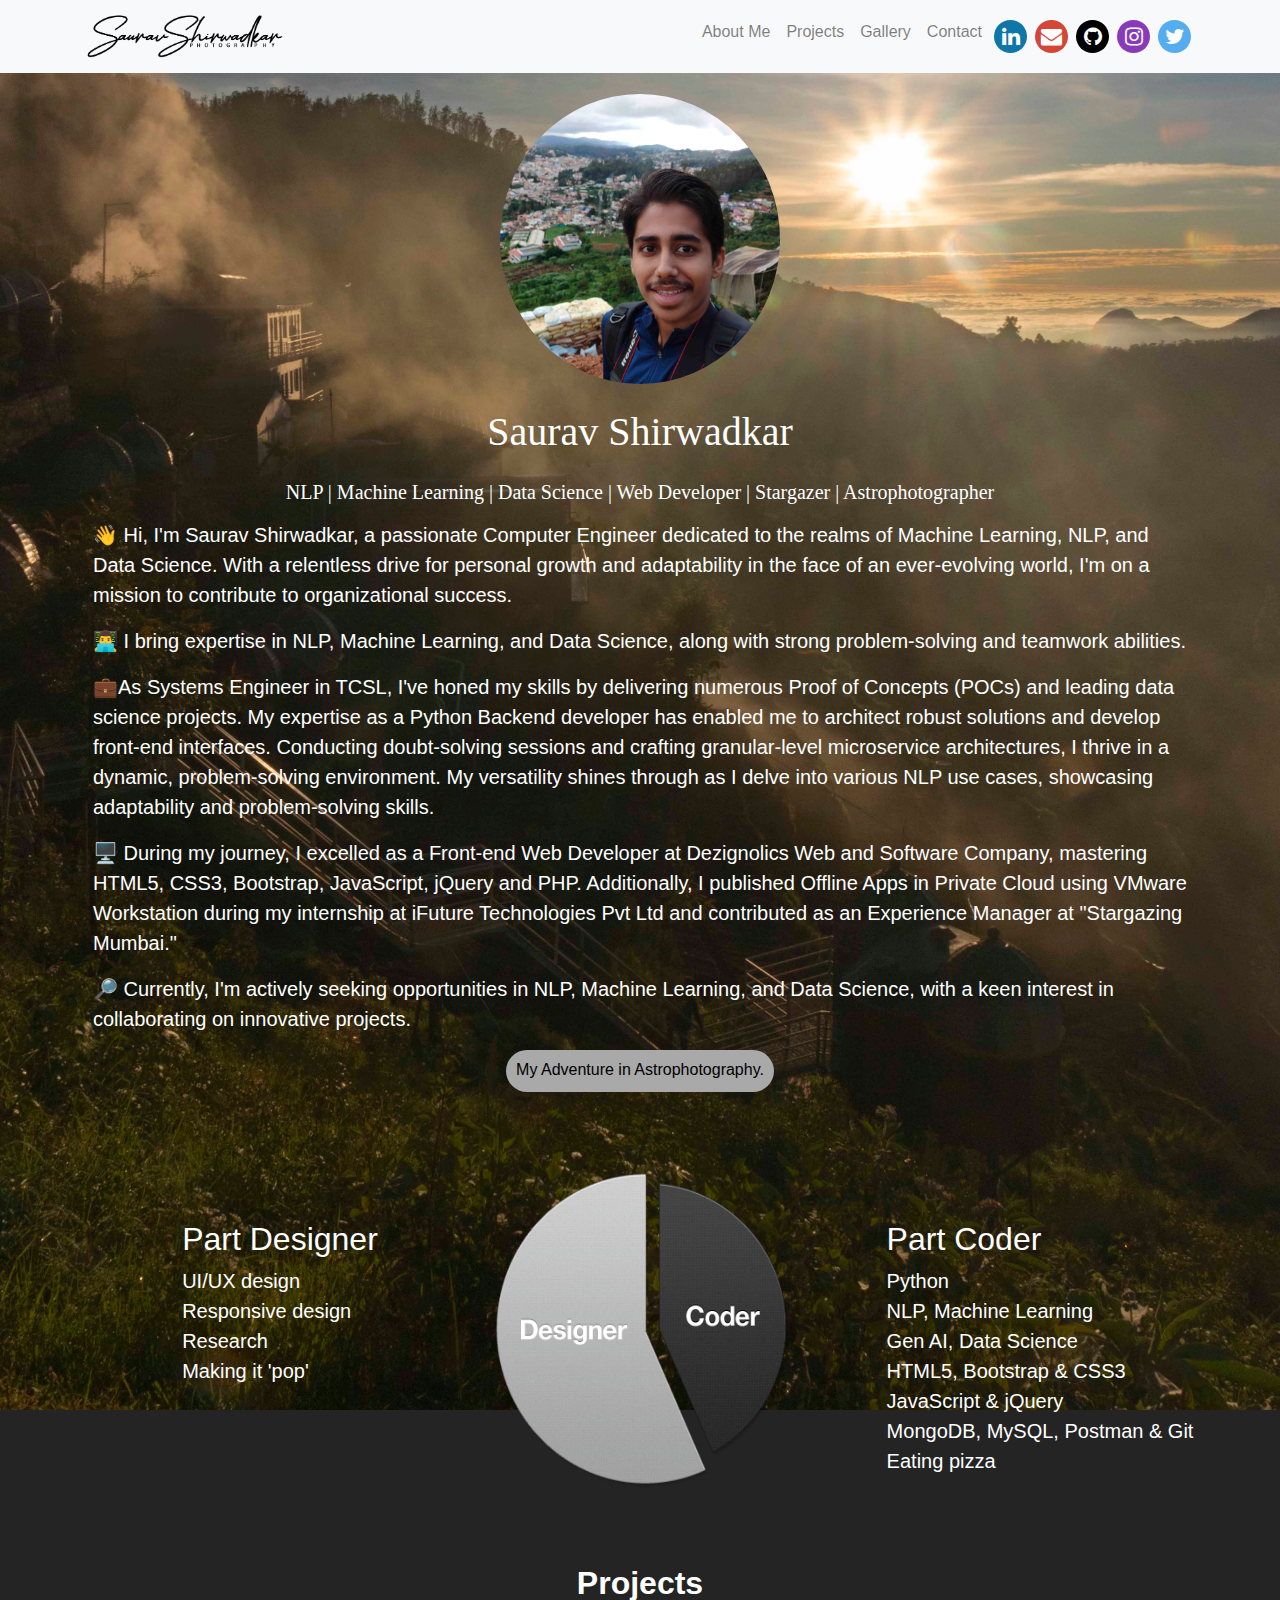
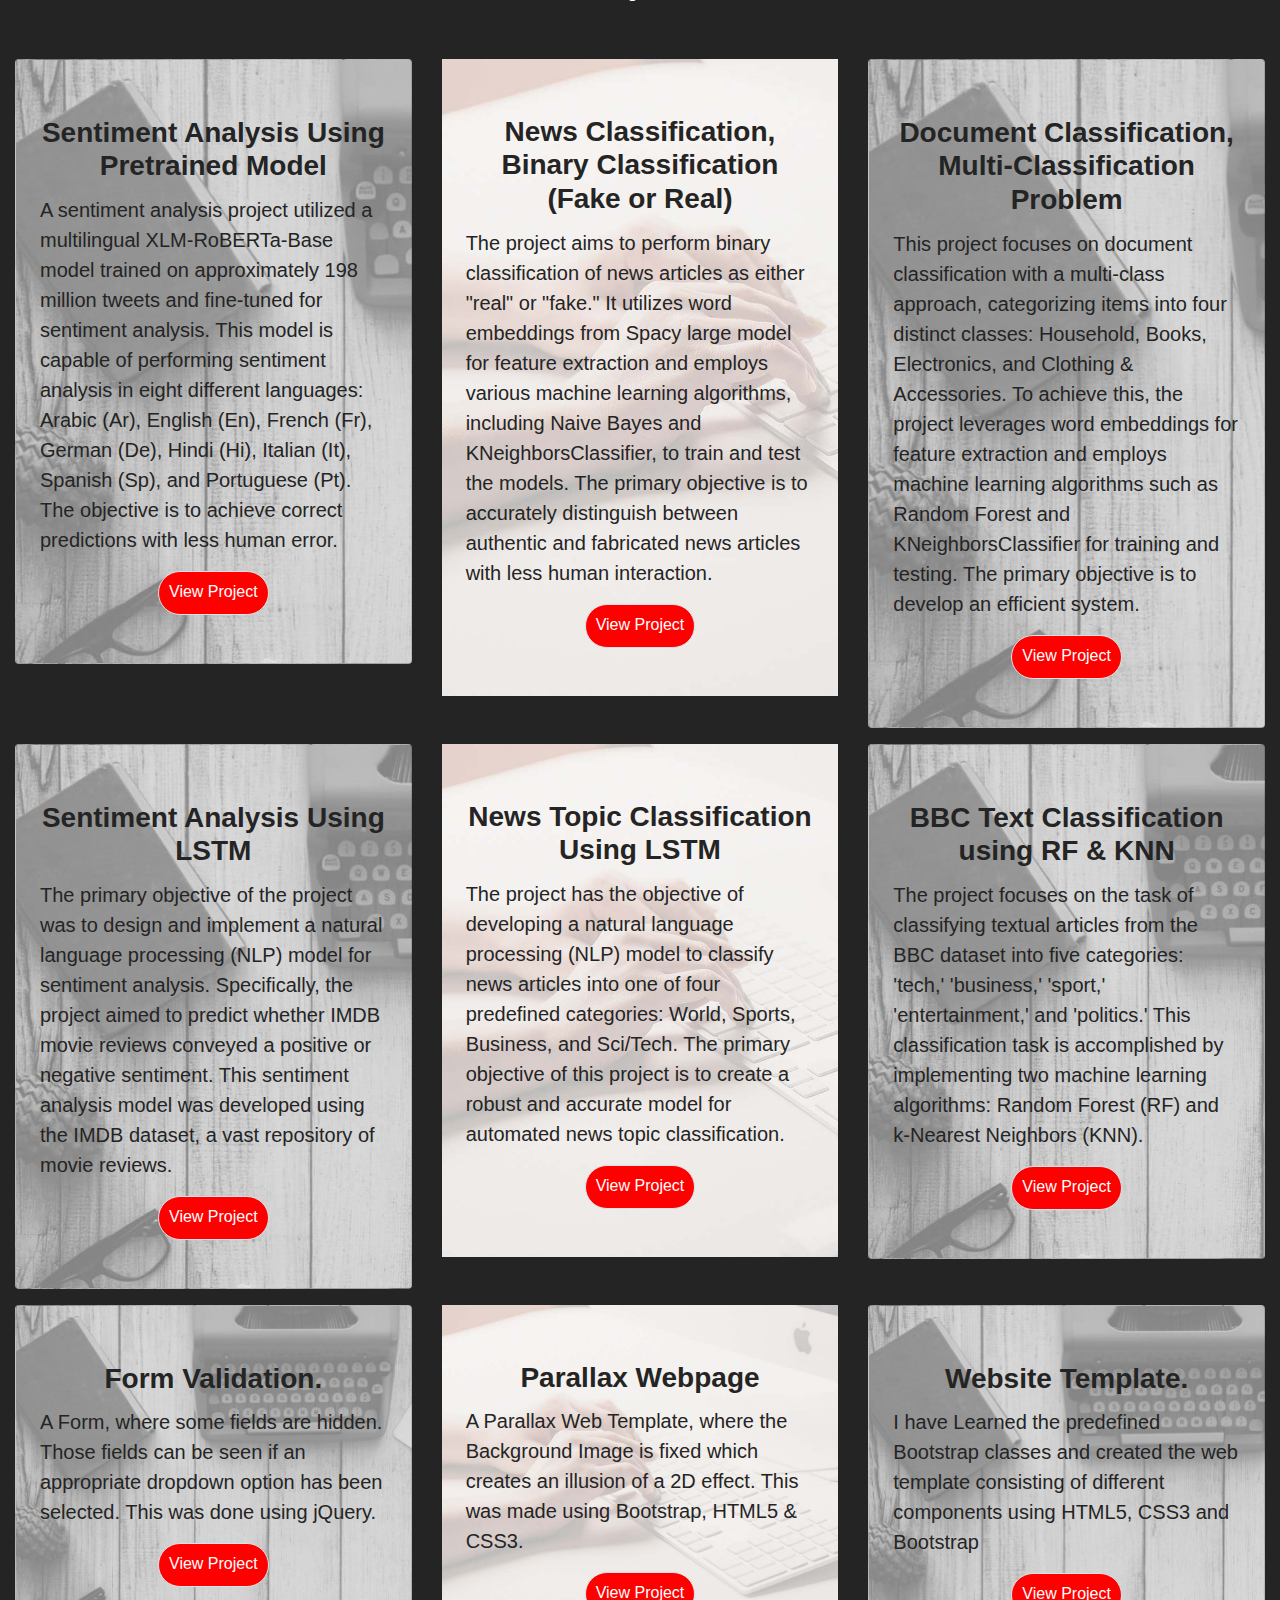
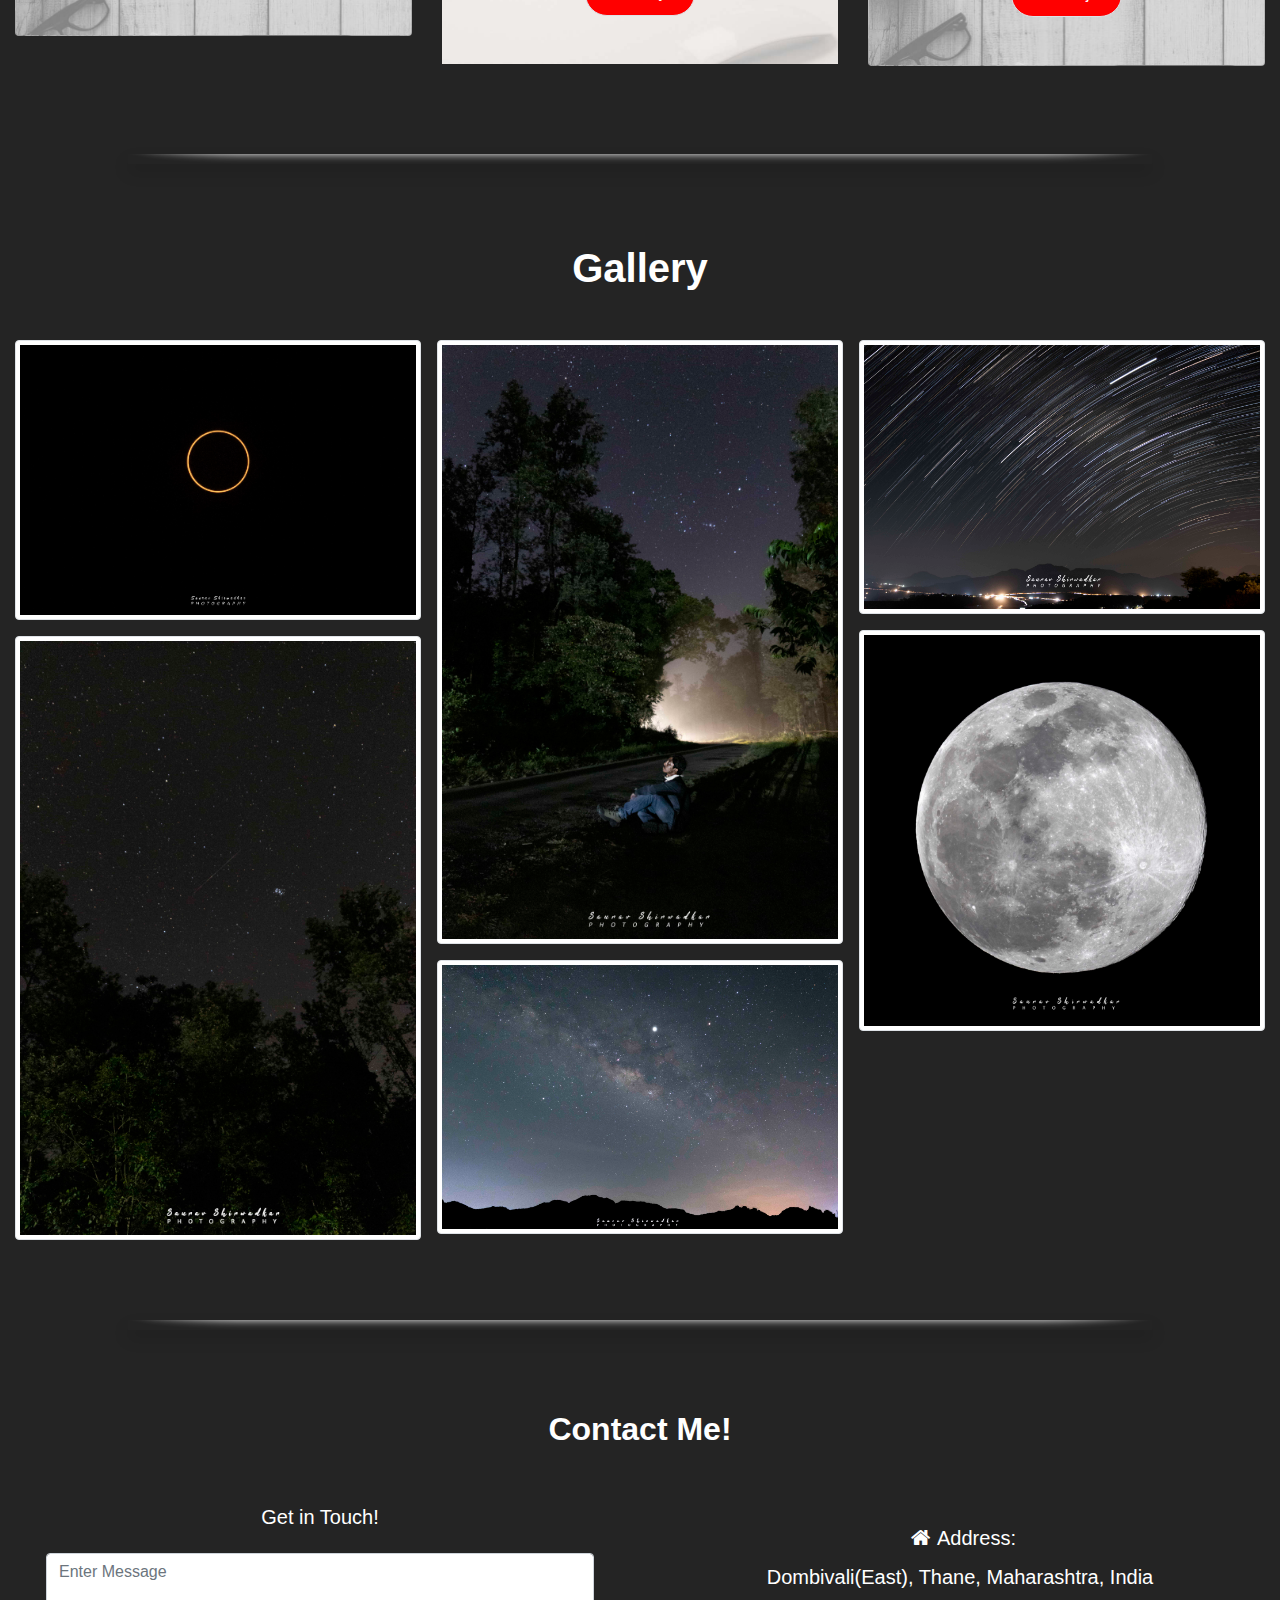
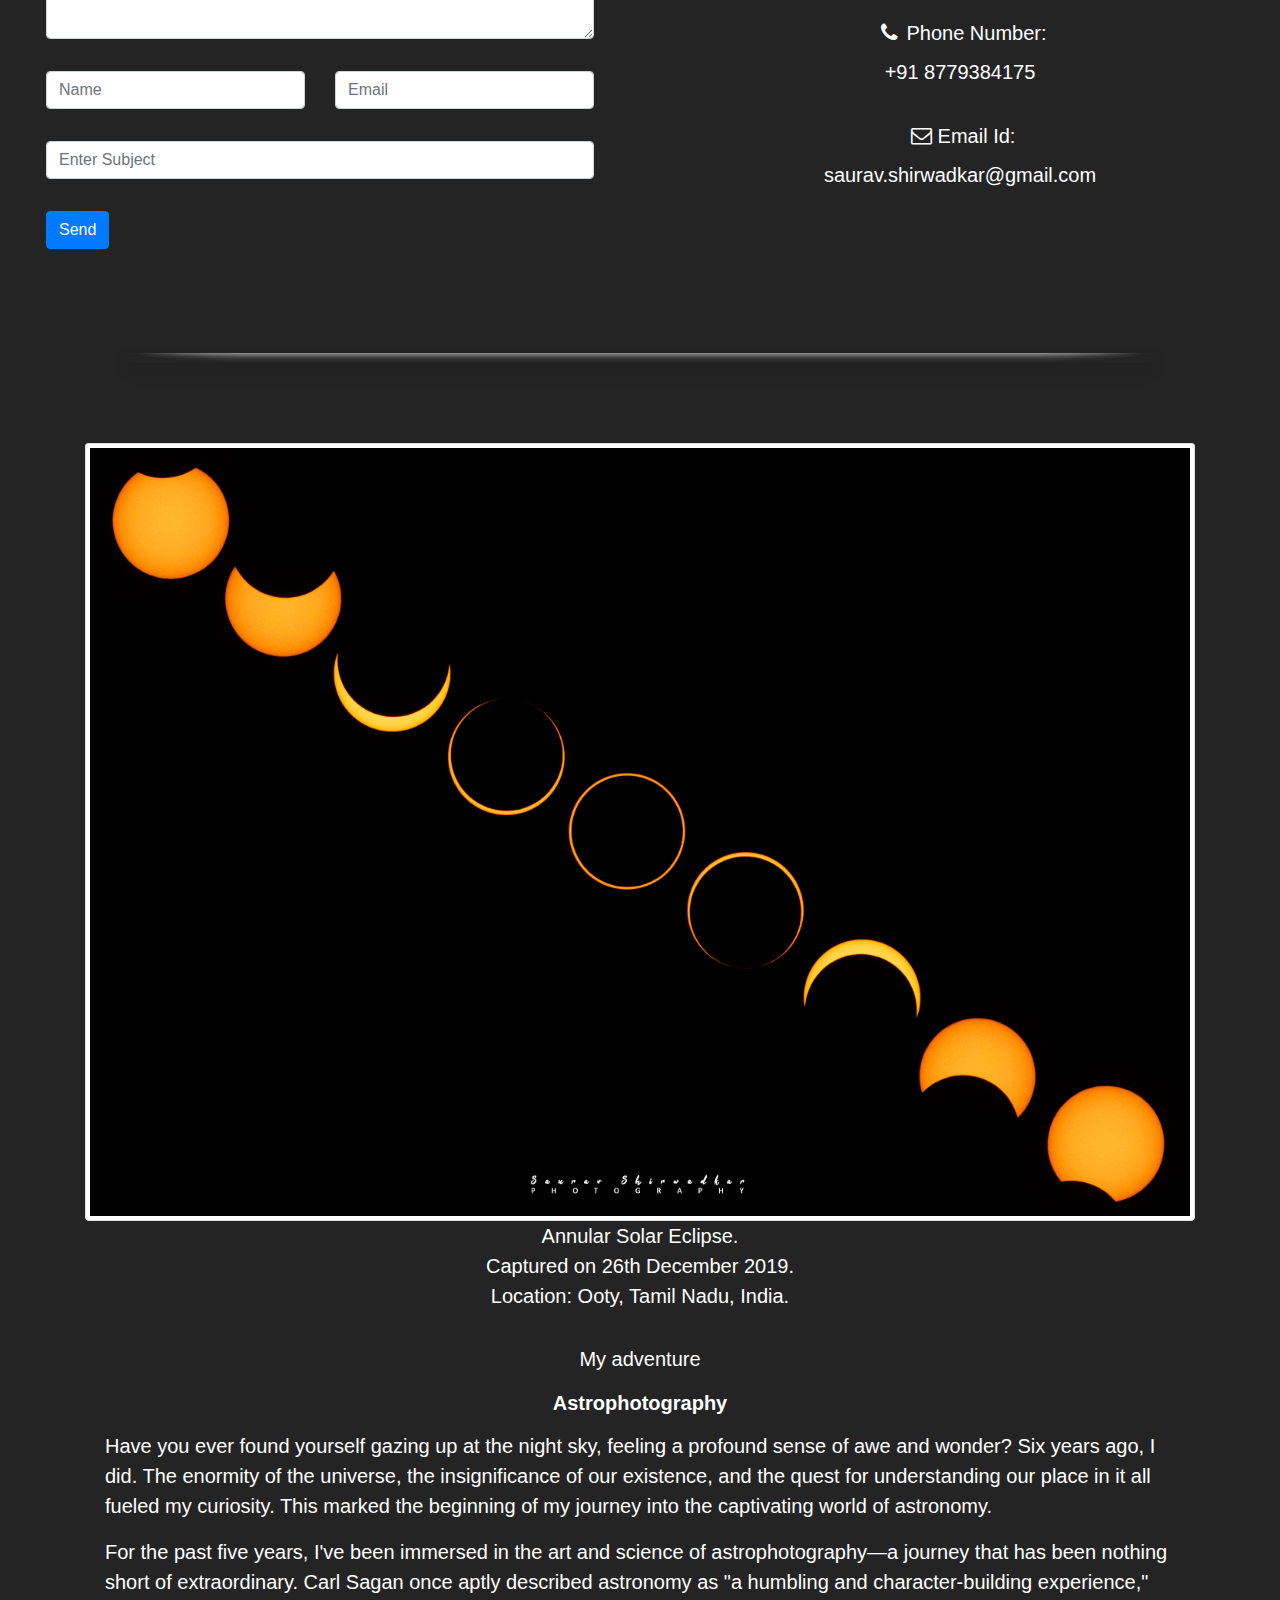
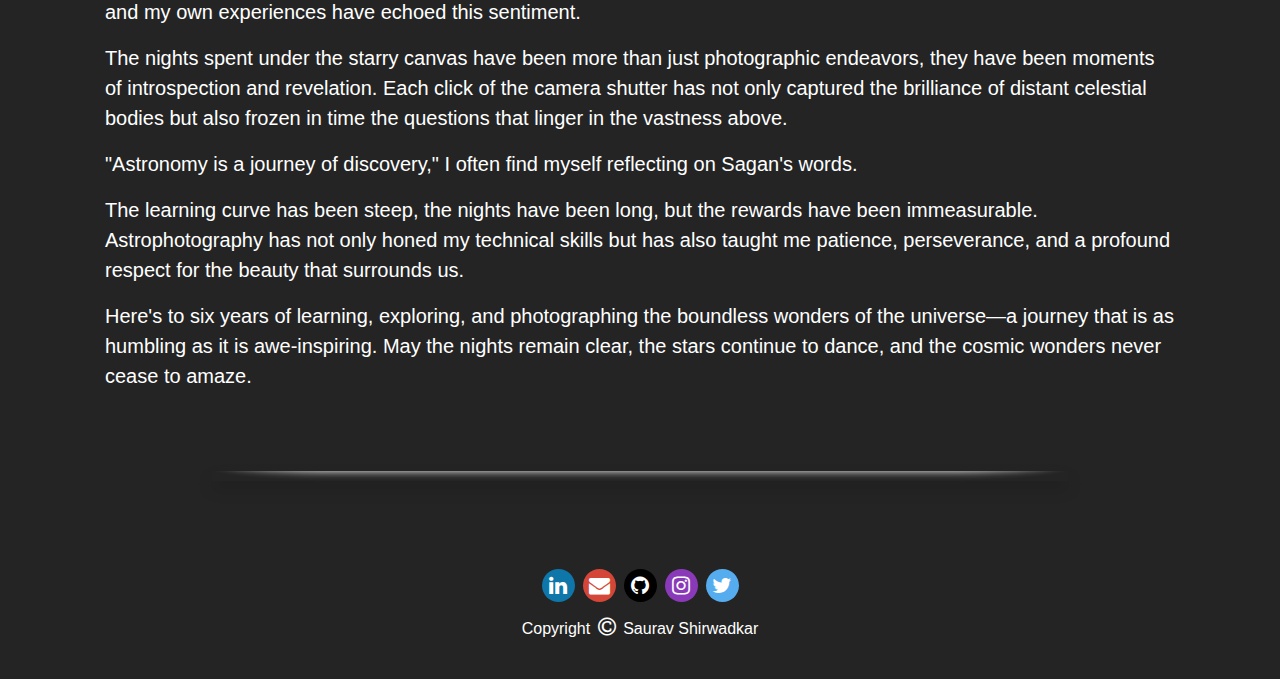
<file: index.html>
<!DOCTYPE html>
<html lang="en">
<head>
    <meta charset="UTF-8">
    <meta name="viewport" content="width=device-width, initial-scale=1.0">
    <title>Saurav Shirwadkar</title>
    
    <!--Bootstrap CSS CDN link-->
    <link rel="stylesheet" href="https://stackpath.bootstrapcdn.com/bootstrap/4.5.0/css/bootstrap.min.css">
    <link rel="stylesheet" href="https://cdnjs.cloudflare.com/ajax/libs/font-awesome/4.7.0/css/font-awesome.min.css">
    <link href='https://cdnjs.cloudflare.com/ajax/libs/font-awesome/4.0.3/css/font-awesome.css'>
    <link href="//maxcdn.bootstrapcdn.com/font-awesome/4.1.0/css/font-awesome.min.css" rel="stylesheet">
    <link rel="stylesheet" href="https://stackpath.bootstrapcdn.com/font-awesome/4.7.0/css/font-awesome.min.css">
    <link href="https://fonts.googleapis.com/icon?family=Material+Icons" rel="stylesheet"> 
    <!--My CSS file-->
    <link rel="stylesheet" type="text/css" href="css/my.css"> 
    <!--Bootstrap JS CDN link-->
    <script src="https://ajax.googleapis.com/ajax/libs/jquery/3.5.1/jquery.min.js"></script>
    <script src="https://stackpath.bootstrapcdn.com/bootstrap/4.5.0/js/bootstrap.min.js"></script>
    <script src="https://stackpath.bootstrapcdn.com/bootstrap/4.5.0/js/bootstrap.bundle.min.js"></script> 
    
  
   
</head>
<body>

        <!--Navigate to About me-->
         <div id="aboutme"></div>
         <!--Navigation-->
        
         <nav class="navbar fixed-top navbar-light navbar-expand-lg navbar-template bg-light">
           <div class="container">
            <a class="navbar-brand" href="index.html"><img class="resp_logo" src="assests/logo/web-logo.png" class="img-fluid" width="200" ></a>
            <div class="d-flex flex-row order-2 order-lg-3">
                
                <button class="navbar-toggler" type="button" data-toggle="collapse" data-target="#navbarNavDropdown">
                    <span class="navbar-toggler-icon"></span>
                </button>
            </div>
            <div class="collapse navbar-collapse order-3 order-lg-2" id="navbarNavDropdown">
                <ul class="navbar-nav ml-auto">
                    <li class="nav-item"><a class="nav-link main " href="#">About Me</a></li>
                    <li class="nav-item"><a class="nav-link main" href="#projects">Projects</a></li>
                    <li class="nav-item"><a class="nav-link main" href="#gallery">Gallery</a></li>
                    <li class="nav-item"><a class="nav-link main" href="#contact">Contact</a></li>
                    <ul class="navbar-nav flex-row">
                      <li class="nav-item"><a class="nav-link px-1" href="https://www.linkedin.com/in/saurav-shirwadkar-81a5141a6" target="_blank"><span class="fa fa-linkedin"></span></a></li>
                      <li class="nav-item"><a class="nav-link px-1" href="mailto: saurav.shirwadkar@gmail.com" target="_blank"><span class="fa fa-envelope" ></span></a></li>
                      <li class="nav-item"><a class="nav-link px-1" href="https://github.com/sauravshirwadkar" target="_blank"><span class="fa fa-github" ></span></a></li>
                      <li class="nav-item"><a class="nav-link px-1" href="https://www.instagram.com/saurav_shirwadkar_photography/" target="_blank"><span class="fa fa-instagram" ></span></a></li> 
                      <li class="nav-item"><a class="nav-link px-1" href="https://twitter.com/SauravShirwadk2?s=08" target="_blank"><span class="fa fa-twitter"></span></a></li>
                    </ul>
                </ul>
            </div>
           </div>
          </nav>

        
    
     <!--Intro Section-->
     <div class="parallax1">
        <div class="container-fluid ">
          <div class="container">
                   <br>
                    <div class="col-lg-12 " style="margin-top: 70px;">
                      <img class="rounded-circle img-fluid mx-auto d-block align-middle resp_img img-dimensions" src="assests/images/profile2.jpg" alt="Profile" >
                    </div>
                   

                    <div class="col-lg-12 p-lg-2 mt-lg-2 text-center text-white">
                      <h1 class="text-center p-lg-2 resp_heading" style="font-family: roboto; ">Saurav Shirwadkar</h1>
                      <!-- <h5 class="text-center p-lg-2 intro-text " style="font-family: roboto; ">Web Developer | Stargazer | Astrophotographer | Amateur Astronomer.</h5> -->
                      <h5 class="text-center p-lg-2 intro-text " style="font-family: roboto; ">NLP | Machine Learning | Data Science | Web Developer | Stargazer | Astrophotographer</h5> 
                      <!-- <p class="lead text-justify resp_text">Hello. I'm <strong>Saurav Shirwadkar</strong>, I have completed my bachelor's in <strong>Computer Engineering</strong>
                         from <strong>Mumbai University</strong> in India. Currently I'm working in <strong>TCS</strong> as a <strong>Systems Engineer</strong>. I enjoy turning complex
                         problems into <strong>simple, beautiful and intuitive designs</strong>. I love to develop <strong>UI/UX Designs</strong> with a 
                         passion for <strong>designing beautiful and functional user experiences</strong>.</p>

                      <p class="lead text-justify resp_text">I constantly try to keep myself updated regarding the knowledge I require to work in this 
                         field. The Skills I have working hands are <strong>Python, HTML5, CSS3, Bootstrap, Javascript and Jquery</strong>. Looking 
                         forward to work and getting hands-on Experience on new technologies like <strong>Java, Spring or any other Language</strong>. The domains in which I have worked are <strong>AI-Automation, Web Development</strong> and <strong>Machine Learning.</strong> When I'm not coding, 
                         tweeting or pushing pixels, you'll find me doing <strong>Stargazing, Astrophotography, Cooking or Listening to Music</strong>.</p>   
                          -->

                        <p class="lead text-left resp_text">👋 Hi, I'm Saurav Shirwadkar, a passionate Computer Engineer dedicated to the realms of Machine Learning, NLP, and Data Science. With a relentless drive for personal growth and adaptability in the face of an ever-evolving world, I'm on a mission to contribute to organizational success.</p>
                        <p class="lead text-left resp_text">👨‍💻 I bring expertise in NLP, Machine Learning, and Data Science, along with strong problem-solving and teamwork abilities.</p>
                        <p class="lead text-left resp_text">💼As Systems Engineer in TCSL, I've honed my skills by delivering numerous Proof of Concepts (POCs) and leading data science projects. My expertise as a Python Backend developer has enabled me to architect robust solutions and develop front-end interfaces. Conducting doubt-solving sessions and crafting granular-level microservice architectures, I thrive in a dynamic, problem-solving environment. My versatility shines through as I delve into various NLP use cases, showcasing adaptability and problem-solving skills.</p>   
                        <p class="lead text-left resp_text">🖥️ During my journey, I excelled as a Front-end Web Developer at Dezignolics Web and Software Company, mastering HTML5, CSS3, Bootstrap, JavaScript, jQuery and PHP. Additionally, I published Offline Apps in Private Cloud using VMware Workstation during my internship at iFuture Technologies Pvt Ltd and contributed as an Experience Manager at "Stargazing Mumbai."</p>  
                        <p class="lead text-left resp_text">🔎 Currently, I'm actively seeking opportunities in NLP, Machine Learning, and Data Science, with a keen interest in collaborating on innovative projects.</p>
                      <a type="button" class="btn pt-2 rounded-pill adventure resp_text" href="#adventure">My Adventure in Astrophotography.</a>
                      <br> <br>
                    </div>
                  
          </div>
        </div> 
    
     

      <!--Coder and designer-->
      
      <div class="mt-lg-5">
        <div class="container">
         <div class="row ">

              <div class="col-lg-4 d-flex justify-content-center">
                <div class="mt-5">
                
                  <ul class="justify-text lead resp_text" style="list-style-type:none;">
                  <h2 class="text-gray ">Part Designer</h2>
                    <b><li>UI/UX design</li>
                    <li>Responsive design</li>
                    <li>Research</li>
                    <li>Making it 'pop'</li></b>  
                  </ul>
                </div>
              </div>

              <div class="col-lg-4 d-flex justify-content-center">
                  <img class="img-fluid resp_img_coder_img" src="assests/images/pie-chart.png">
              </div>

              <div class="col-lg-4 d-flex justify-content-center">
              <div class="mt-5">
                
                  <ul class="justify-text lead resp_text" style="list-style-type:none;">
                  <h2 class="text-gray ">Part Coder</h2>
                    <b><li>Python</li>
                    <li>NLP, Machine Learning</li>
                    <!-- <li>Machine Learning</li> -->
                    <li>Gen AI, Data Science</li>
                    <li>HTML5, Bootstrap & CSS3</li>
                    <li>JavaScript & jQuery</li>
                    <li>MongoDB, MySQL, Postman & Git</li>
                    <li>Eating pizza</li></b>
                  </ul>
              </div>
              </div>

            </div>
        </div>  
      </div>
      <!--Sroll to Projects-->
      <div id="projects"></div>
      <br>
    </div>

        
      
        <!--Projects-->
        <div class="container-fluid" >
                           <h2 class="text-center m-5 resp_heading"><b><b>Projects</b></b></h2>
        </div>
        

        
        <!-- Projects 1st Row -->
        <div class="container-fluid justify-content-around">

          <div class="row">
             
              <!-- Card -->
              <div class="col-lg-4 pb-2 pt-2">
                  <div class="card card-image "
                    style="background-image: url(assests/images/background.jpg); background-size: cover;">

                    <!-- Content -->
                    <div class="text-white text-center d-flex align-items-center rgba-black-strong py-5 px-4 ">
                      <div style="color: #242424;">
                        <h3 class="card-title pt-2 resp_heading"><strong>Sentiment Analysis Using Pretrained Model</strong></h3>
                        <p class="lead text-left text-shadow resp_text" style="color: #242424;"><strong>A sentiment analysis project utilized a multilingual XLM-RoBERTa-Base model trained on approximately 198 million tweets and fine-tuned for sentiment analysis. This model is capable of performing sentiment analysis in eight different languages: Arabic (Ar), English (En), French (Fr), German (De), Hindi (Hi), Italian (It), Spanish (Sp), and Portuguese (Pt). The objective is to achieve correct predictions with less human error.</strong></p>
                          <a type="button" href="https://github.com/sauravshirwadkar/Sentiment_Analysis_using_pretrained_model/blob/main/XLM-roBERTa_Sentiment_Analysis.ipynb"  class="btn border project pt-2 rounded-pill" target="_blank">View Project</a>
                      </div>
                    </div>

                  </div>
              </div>

               <!-- Card -->
               <div class="col-lg-4 pb-2 pt-2">
                <div class=""
                  style="background-image: url(assests/images/background-2.jpg); background-size: cover;">

                  <!-- Content -->
                  <div class="text-white text-center d-flex align-items-center rgba-black-strong py-5 px-4 ">
                    <div style="color: #242424;">
                      <h3 class="card-title pt-2 resp_heading"><strong>News Classification, Binary Classification (Fake or Real)</strong></h3>
                      <p class="lead text-left resp_text"  style="color: #242424;"><strong>The project aims to perform binary classification of news articles as either "real" or "fake." It utilizes word embeddings from Spacy large model for feature extraction and employs various machine learning algorithms, including Naive Bayes and KNeighborsClassifier, to train and test the models. The primary objective is to accurately distinguish between authentic and fabricated news articles with less human interaction.</strong></p>
                        <a type="button" href="https://github.com/sauravshirwadkar/News_classification/blob/master/News_Classification.ipynb"  class="btn border project pt-2 rounded-pill" target="_blank">View Project</a>
                    </div>
                  </div>

                </div>
            </div>



                  <!-- Card -->
                  <div class="col-lg-4 pb-2 pt-2" >
                  <div class="card card-image"
                    style="background-image: url(assests/images/background.jpg); background-size: cover;">

                    <!-- Content -->
                    <div class="text-white text-center d-flex align-items-center rgba-black-strong py-5 px-4 ">
                      <div style="color: #242424;">
                        <h3 class="card-title pt-2 resp_heading"><strong>Document Classification, Multi-Classification Problem</strong></h3>
                        <p class="lead text-left resp_text"><strong>This project focuses on document classification with a multi-class approach, categorizing items into four distinct classes: Household, Books, Electronics, and Clothing & Accessories. To achieve this, the project leverages word embeddings for feature extraction and employs machine learning algorithms such as Random Forest and KNeighborsClassifier for training and testing. The primary objective is to develop an efficient system.</strong></p>
                          <a type="button" href="https://github.com/sauravshirwadkar/MultiTextClassification_Spacy/blob/master/Multiclass_TextClassification_using_spacy.ipynb"  class="btn border project pt-2 rounded-pill" target="_blank">View Project</a>
                      </div>
                    </div>

                  </div>
              </div>


          </div>
        </div>

        <!-- Projects 2nd Row -->
        <div class="container-fluid justify-content-around">

          <div class="row">
            
              <!-- Card -->
              <div class="col-lg-4 pb-2 pt-2">
                  <div class="card card-image "
                    style="background-image: url(assests/images/background.jpg); background-size: cover;">

                    <!-- Content -->
                    <div class="text-white text-center d-flex align-items-center rgba-black-strong py-5 px-4 ">
                      <div style="color: #242424;">
                        <h3 class="card-title pt-2 resp_heading"><strong>Sentiment Analysis Using LSTM</strong></h3>
                        <p class="lead text-left text-shadow resp_text" style="color: #242424;"><strong>The primary objective of the project was to design and implement a natural language processing (NLP) model for sentiment analysis. Specifically, the project aimed to predict whether IMDB movie reviews conveyed a positive or negative sentiment. This sentiment analysis model was developed using the IMDB dataset, a vast repository of movie reviews.</strong></p>
                          <a type="button" href="https://github.com/sauravshirwadkar/Sentiment_Analysis_using_LSTM/blob/master/IMDB_Sentiment_Analysis_LSTM.ipynb"  class="btn border project pt-2 rounded-pill" target="_blank">View Project</a>
                      </div>
                    </div>

                  </div>
              </div>

              <!-- Card -->
              <div class="col-lg-4 pb-2 pt-2">
                <div class=""
                  style="background-image: url(assests/images/background-2.jpg); background-size: cover;">

                  <!-- Content -->
                  <div class="text-white text-center d-flex align-items-center rgba-black-strong py-5 px-4 ">
                    <div style="color: #242424;">
                      <h3 class="card-title pt-2 resp_heading"><strong>News Topic Classification Using LSTM</strong></h3>
                      <p class="lead text-left resp_text"  style="color: #242424;"><strong>The project has the objective of developing a natural language processing (NLP) model to classify news articles into one of four predefined categories: World, Sports, Business, and Sci/Tech. The primary objective of this project is to create a robust and accurate model for automated news topic classification. </strong></p>
                        <a type="button" href="https://github.com/sauravshirwadkar/New_topic_classification_LSTM/blob/master/News_topic_classification_using_LSTM.ipynb"  class="btn border project pt-2 rounded-pill" target="_blank">View Project</a>
                    </div>
                  </div>

                </div>
            </div>



                  <!-- Card -->
                  <div class="col-lg-4 pb-2 pt-2" >
                  <div class="card card-image"
                    style="background-image: url(assests/images/background.jpg); background-size: cover;">

                    <!-- Content -->
                    <div class="text-white text-center d-flex align-items-center rgba-black-strong py-5 px-4 ">
                      <div style="color: #242424;">
                        <h3 class="card-title pt-2 resp_heading"><strong>BBC Text Classification using RF & KNN</strong></h3>
                        <p class="lead text-left resp_text"><strong>The project focuses on the task of classifying textual articles from the BBC dataset into five categories: 'tech,' 'business,' 'sport,' 'entertainment,' and 'politics.' This classification task is accomplished by implementing two machine learning algorithms: Random Forest (RF) and k-Nearest Neighbors (KNN).</strong></p>
                          <a type="button" href="https://github.com/sauravshirwadkar/BBC_Text_Classification/blob/master/BBC_text_classification_RF%2CKNN.ipynb"  class="btn border project pt-2 rounded-pill" target="_blank">View Project</a>
                      </div>
                    </div>

                  </div>
              </div>


          </div>
        </div>

        <!-- Projects 3rd Row -->
        <div class="container-fluid justify-content-around">

          <div class="row">
             
              <!-- Card -->
              <div class="col-lg-4 pb-2 pt-2">
                  <div class="card card-image "
                    style="background-image: url(assests/images/background.jpg); background-size: cover;">

                    <!-- Content -->
                    <div class="text-white text-center d-flex align-items-center rgba-black-strong py-5 px-4 ">
                      <div style="color: #242424;">
                        <h3 class="card-title pt-2 resp_heading"><strong>Form Validation.</strong></h3>
                        <p class="lead text-left resp_text" style="color: #242424;"><strong>A Form, where some fields are hidden. Those fields can be seen if an appropriate dropdown option has been selected. This was done using jQuery.</strong></p>
                          <a type="button" href="projects/form-validation/form-validation.html"  class="btn border project pt-2 rounded-pill">View Project</a>
                      </div>
                    </div>

                  </div>
              </div>

               <!-- Card -->
               <div class="col-lg-4 pb-2 pt-2">
                <div class=""
                  style="background-image: url(assests/images/background-2.jpg); background-size: cover;">

                  <!-- Content -->
                  <div class="text-white text-center d-flex align-items-center rgba-black-strong py-5 px-4 ">
                    <div style="color: #242424;">
                      <h3 class="card-title pt-2 resp_heading"><strong>Parallax Webpage</strong></h3>
                      <p class="lead text-left resp_text"  style="color: #242424;"><strong>A Parallax Web Template, where the Background Image is fixed which creates an illusion of a 2D effect. This was made using Bootstrap, HTML5 & CSS3.</strong></p>
                        <a type="button" href="projects/parallax-webpage/parallax-webpage.html"  class="btn border project pt-2 rounded-pill">View Project</a>
                    </div>
                  </div>

                </div>
            </div>



                  <!-- Card -->
                  <div class="col-lg-4 pb-2 pt-2" >
                  <div class="card card-image"
                    style="background-image: url(assests/images/background.jpg); background-size: cover;">

                    <!-- Content -->
                    <div class="text-white text-center d-flex align-items-center rgba-black-strong py-5 px-4 ">
                      <div style="color: #242424;">
                        <h3 class="card-title pt-2 resp_heading"><strong>Website Template.</strong></h3>
                        <p class="lead text-left resp_text"><strong>I have Learned the predefined Bootstrap classes and created the web template consisting of different components using HTML5, CSS3 and Bootstrap</strong></p>
                          <a type="button" href="https://sauravshirwadkar.github.io/Sauravshirwadkarinternship/"  class="btn border project pt-2 rounded-pill">View Project</a>
                      </div>
                    </div>

                  </div>
              </div>


          </div>
        </div>

        <!--Scroll to Gallery-->
        <div id="gallery"></div>  
        <!--Horizontal Divider-->
        <div class="h-divider">
          <div class="shadow"></div>
        </div>

        <!--Gallery-->

            
      <div class="container-fluid" >
              <h1 class="text-center m-5 resp_heading"><b>Gallery</b></h1>
      </div>

                    

                    <!-- Grid row -->
      <div class="gallery container-fluid" id="gallery">

                        <!-- Grid column -->
                        <div class="mb-3 pics animation all 2 ">
                        <img id="img1" class="img-fluid animated img-thumbnail myImage" src="assests/images/eclipse-single-ooty-gallery-1.jpg" alt="Solar Eclipse" draggable="false">
                        </div>
                        <!-- Grid column -->

                        <!-- Grid column -->
                        <div class="mb-3 pics animation all 1">
                        <img id="img2" class="img-fluid animated img-thumbnail" src="assests/images/coorg-meteor-astro-gallery-2.jpg" alt="Meteor" draggable="false">
                        </div>
                        <!-- Grid column -->

                        <!-- Grid column -->
                        <div class="mb-3 pics animation all 1">
                        <img id="img3" class="img-fluid animated img-thumbnail" src="assests/images/coorg-astro-self-gallery-3.jpg" alt="Under the stars" draggable="false">
                        </div>
                        <!-- Grid column -->

                        <!-- Grid column -->
                        <div class="mb-3 pics animation all 2">
                        <img id="img4" class="img-fluid animated img-thumbnail" src="assests/images/milkyway-astro-gallery-4.jpg" alt="Milky Way" draggable="false">
                        </div>
                        <!-- Grid column -->

                        <!-- Grid column -->
                        <div class="mb-3 pics animation all 2">
                        <img id="img5" class="img-fluid animated img-thumbnail" src="assests/images/star-trails-astro-gallery-5.jpg" alt="Star trails" draggable="false">
                        </div>
                        <!-- Grid column -->
                        

                        <!-- Grid column -->
                        <div class="mb-3 pics animation all 1">
                        <img id="img6" class="img-fluid animated img-thumbnail" src="assests/images/worm-moon-astro-gallery-6.jpg" alt="Moon" draggable="false">
                        </div>
                        <!-- Grid column -->
                    

      </div>
     
    
     <!--Scroll to contact-->
     <div id="contact"></div>
     <!--Horizontal Divider-->
     <div class="h-divider">
      <div class="shadow"></div>
    </div>

    <!--Form-->
    <div class="container-fluid">
                <h2 class="text-center m-5 resp_heading"><b><b>Contact Me!</b></b></h2>
    </div>

    <div class="container-fluid justify-content-around" >
        <div class="row ">

          <div class="col-lg-6 pb-2 pt-2">
            <h3 class="text-center lead"><strong>Get in Touch!</strong></h3>
            <!-- <p class="text-center" style="font-size: 12px;">Kindly mail me! The form is not connected to DB as Github doesnot Only allows to host ".php" pages.</p> -->

            <form class="container-fluid" action="mailto:saurav.shirwadkar@gmail.com" method="post" enctype="text/plain">
                <div class="p-3">
                    <textarea class="form-control" id="exampleFormControlTextarea1" name="" value="message" placeholder="Enter Message" rows="3" required></textarea>
                </div>
        
                <div class="row p-3">
                  <div class="col">
                    <input type="text" class="form-control" name="Name" value="" placeholder="Name" required>
                  </div>
                  <div class="col">
                    <input type="Email" class="form-control" name="Mail id" value="" placeholder="Email" required>
                  </div>
                </div>
        
                <div class="p-3">
                    <input type="text" class="form-control" name="Subject" value="" placeholder="Enter Subject">
                </div>

                <!-- <script>
                function On_submit(){
                  alert("Github doesn't allows to host '.php' pages,So Kindly Mail ME!");
                }
               </script> -->
                
                <div class="p-3">
                    <button type="submit" value="Send" class="btn btn-primary">Send</button>
                </div>
                
              </form>

             


          </div>

          <div class="col-lg-6 ">
            <br>
            

            <div class="text-center lead resp_text">
                <h5 class=""><i class="fa fa-home" aria-hidden="true"></i>Address:</h5><p class=""><b>Dombivali(East), Thane, Maharashtra, India</b></p>
            </div>

            <div class="text-center p-2 lead resp_text">
                <h5><i class="fa fa-phone" aria-hidden="true"></i>Phone Number:</h5><p><b>+91 8779384175</b></p>
            </div>

            <div class="text-center p-2 lead resp_text">
                <h5><i class="fa fa-envelope-o" aria-hidden="true"></i>Email Id:</h5><p><b>saurav.shirwadkar@gmail.com</b></p>
            </div>
            
          </div>
           
        </div>
      </div>   
     
     
     
      <!--Horizontal Divider-->
     <div class="h-divider">
      <div class="shadow"></div>
    </div>

      <!--Social Media-->
      <!-- Card -->
      <div class=" container">

        <!-- Card image -->
        <div class="view view-cascade overlay" >
          <img id="img7" class="card-img-top img-thumbnail" src="assests/images/eclipse-collage.jpg" alt="Annular-Solar-Eclipse" draggable="false">
          <p class="text-center lead resp_text">Annular Solar Eclipse.<br>Captured on 26th December 2019.<br>Location: Ooty, Tamil Nadu, India.</p>
          <a href="#!">
            <div class="mask rgba-white-slight" id="adventure"></div>
          </a>
        </div>

        <!-- Card content -->
        <div class="card-body card-body-cascade text-center">

          <!-- Title -->
          <h4 class="card-title lead"><strong>My adventure</strong></h4>
          <!-- Subtitle -->
          <h6 class="font-weight-bold indigo-text py-2 lead">Astrophotography</h6>
          <!-- Text -->
          <!-- <p class="card-text text-left lead resp_text">Have you Ever looked up at the starry sky and wondered, How gigantic the universe is?, How small we 
                               are?, What is our significance?, I did. Taking all this questions in my mind, <strong>my journey began in astronomy 6
                               years ago</strong> and <strong>I am photographing the night sky from past 5 years</strong>.
                               <br>
                               Indeed <b>"Astronomy is truely a humbling and character-building experience"</b> as said by the Astrophysicist
                               <strong>Carl Sagan</strong>. It's been a Wonderful 6 years <strong>Learning, Exploring and Photographing</strong> the Wonders of the Cosmos.

          </p> -->
          <p class="lead text-left resp_text">Have you ever found yourself gazing up at the night sky, feeling a profound sense of awe and wonder? Six years ago, I did. The enormity of the universe, the insignificance of our existence, and the quest for understanding our place in it all fueled my curiosity. This marked the beginning of my journey into the captivating world of astronomy.</p>
          <p class="lead text-left resp_text">For the past five years, I've been immersed in the art and science of astrophotography—a journey that has been nothing short of extraordinary. Carl Sagan once aptly described astronomy as "a humbling and character-building experience," and my own experiences have echoed this sentiment.</p>
          <p class="lead text-left resp_text">The nights spent under the starry canvas have been more than just photographic endeavors, they have been moments of introspection and revelation. Each click of the camera shutter has not only captured the brilliance of distant celestial bodies but also frozen in time the questions that linger in the vastness above.</p>
          <p class="lead text-left resp_text">"Astronomy is a journey of discovery," I often find myself reflecting on Sagan's words.</p>
          <p class="lead text-left resp_text">The learning curve has been steep, the nights have been long, but the rewards have been immeasurable. Astrophotography has not only honed my technical skills but has also taught me patience, perseverance, and a profound respect for the beauty that surrounds us.</p>
          <p class="lead text-left resp_text">Here's to six years of learning, exploring, and photographing the boundless wonders of the universe—a journey that is as humbling as it is awe-inspiring. May the nights remain clear, the stars continue to dance, and the cosmic wonders never cease to amaze.</p>




            <!--Horizontal Divider-->
            <div class="h-divider">
              <div class="shadow"></div>
            </div>

             <ul class="navbar-nav flex-row d-flex justify-content-center">
                      <li class="nav-item"><a class="nav-link px-1" href="https://www.linkedin.com/in/saurav-shirwadkar-81a5141a6" target="_blank"><span class="fa fa-linkedin"></span></a></li>
                      <li class="nav-item"><a class="nav-link px-1" href="mailto: saurav.shirwadkar@gmail.com" target="_blank"><span class="fa fa-envelope" ></span></a></li> 
                      <li class="nav-item"><a class="nav-link px-1" href="https://github.com/sauravshirwadkar" target="_blank"><span class="fa fa-github" ></span></a></li>
                      <li class="nav-item"><a class="nav-link px-1" href="https://www.instagram.com/saurav_shirwadkar_photography/" target="_blank"><span class="fa fa-instagram" ></span></a></li>
                      <li class="nav-item"><a class="nav-link px-1" href="https://twitter.com/SauravShirwadk2?s=08" target="_blank"><span class="fa fa-twitter"></span></a></li>
              </ul> 

             <p class="">Copyright<i class="fa fa-copyright" aria-hidden="true"></i>Saurav Shirwadkar</p>
         </div>


      </div>

   
      

<!--My js file-->
<script src="js/saurav.js"></script>

              
</body>
</html>
</file>
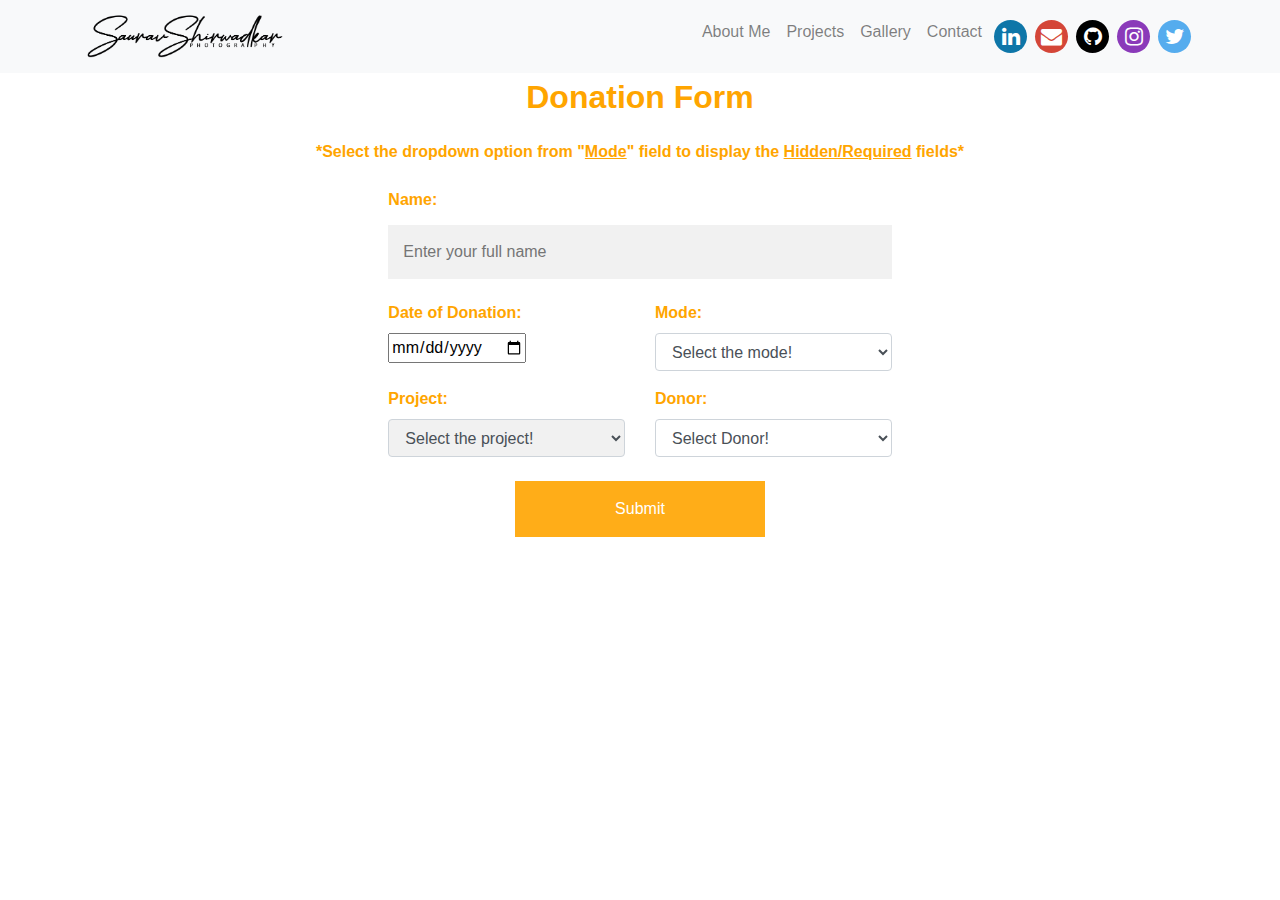
<file: projects/form-validation/form-validation.html>
<!DOCTYPE html>
<html lang="en">
<head>
    <meta charset="UTF-8">
    <meta name="viewport" content="width=device-width, initial-scale=1.0">
    <title>Donation Form</title>
    <link rel="stylesheet" type="text/css" href="form-validation.css">
    <!--Bootstrap CSS CDN link-->
   <link rel="stylesheet" href="https://stackpath.bootstrapcdn.com/bootstrap/4.5.0/css/bootstrap.min.css">
   <link rel="stylesheet" href="https://cdnjs.cloudflare.com/ajax/libs/font-awesome/4.7.0/css/font-awesome.min.css">
   <link href='https://cdnjs.cloudflare.com/ajax/libs/font-awesome/4.0.3/css/font-awesome.css'>
   <link href="//maxcdn.bootstrapcdn.com/font-awesome/4.1.0/css/font-awesome.min.css" rel="stylesheet">
   <link rel="stylesheet" href="https://stackpath.bootstrapcdn.com/font-awesome/4.7.0/css/font-awesome.min.css">
   <link href="https://fonts.googleapis.com/icon?family=Material+Icons" rel="stylesheet"> 
     <!--Bootstrap JS CDN link-->
     <script src="https://ajax.googleapis.com/ajax/libs/jquery/3.5.1/jquery.min.js"></script>
    <script src="https://stackpath.bootstrapcdn.com/bootstrap/4.5.0/js/bootstrap.min.js"></script>
    <script src="https://stackpath.bootstrapcdn.com/bootstrap/4.5.0/js/bootstrap.bundle.min.js"></script> 
    <script src="https://ajax.googleapis.com/ajax/libs/jquery/3.5.1/jquery.min.js"></script>
    <style>
        /*Social media icons*/
      .fa {
    padding: 6px;
    font-size: 21px;
    width: 33px;
    height: 33px;
    border-radius: 50%;
    text-align: center;
    text-decoration: none;
    
  }

  
  
  /* Add a hover effect if you want */
  .fa:hover {
    opacity: 1
  }
  
  /* Set a specific color for each brand */
  
  /* Github */
  .fa-github {
    background: black;
    color: white;
    }

    .fa-github:hover{
    color: white;
    background:#2f2f36;
    font-size: 23px;
    width: 35px;
    height: 35px;
    }

  
  /* Twitter */
  .fa-twitter {
    background: #55ACEE;
    color: white;
  }

  /* Instagram */
  .fa-instagram{
    background: #8a3ab9;
    color: white;
  } 

  /* Gmail */
  .fa-envelope{
    background: #D44638;
    color: white;
  } 

  /*LinkedIn*/
  .fa-linkedin{
    background: #0e76a8;
    color: white;
  }
    </style>
</head>
<body>
    <!--Header-->
    <nav class="navbar fixed-top navbar-light navbar-expand-lg navbar-template bg-light">
        <div class="container">
         <a class="navbar-brand" href="../../index.html"><img src="../../assests/logo/web-logo.png" class="img-fluid" width="200" ></a>
         <div class="d-flex flex-row order-2 order-lg-3">
             
             <button class="navbar-toggler" type="button" data-toggle="collapse" data-target="#navbarNavDropdown">
                 <span class="navbar-toggler-icon"></span>
             </button>
         </div>
         <div class="collapse navbar-collapse order-3 order-lg-2" id="navbarNavDropdown">
             <ul class="navbar-nav ml-auto">
                 <li class="nav-item"><a class="nav-link main " href="#">About Me</a></li>
                 <li class="nav-item"><a class="nav-link main" href="../../index.html">Projects</a></li>
                 <li class="nav-item"><a class="nav-link main" href="../../index.html">Gallery</a></li>
                 <li class="nav-item"><a class="nav-link main" href="../../index.html">Contact</a></li>
                 <ul class="navbar-nav flex-row">
                    <li class="nav-item"><a class="nav-link px-1" href="https://www.linkedin.com/in/saurav-shirwadkar-81a5141a6" target="_blank"><span class="fa fa-linkedin"></span></a></li>
                    <li class="nav-item"><a class="nav-link px-1" href="mailto: saurav.shirwadkar@gmail.com" target="_blank"><span class="fa fa-envelope" ></span></a></li>
                    <li class="nav-item"><a class="nav-link px-1" href="https://github.com/sauravshirwadkar" target="_blank"><span class="fa fa-github" ></span></a></li>
                    <li class="nav-item"><a class="nav-link px-1" href="https://www.instagram.com/saurav_shirwadkar_photography/" target="_blank"><span class="fa fa-instagram" ></span></a></li> 
                    <li class="nav-item"><a class="nav-link px-1" href="https://twitter.com/SauravShirwadk2?s=08" target="_blank"><span class="fa fa-twitter"></span></a></li>
                  </ul>
             </ul>
         </div>
        </div>
       </nav>


     <div class="" style="margin-top: 70px;">
        <h2 class="text-center mt-1 p-2" style="color: orange;"><b>Donation Form</b></h2>
        <p class="text-center mt-1 p-2" style="color: orange;"><b>*Select the dropdown option from "<u>Mode</u>" field to display the <u>Hidden/Required</u> fields*</b></p>
     </div>

     <!--Donor Form-->
     <form class="container-fluid ">
        <div class="row justify-content-around">
 
            <!--Main Div-->
            <div class="col-lg-5">

                <label for="name"><b>Name:</b></label>
                <input type="text" placeholder="Enter your full name" name="title" id="title" required><br>

                
                <!--Date of Donation and mode in 1 row-->
                <div class="row">
                    <div class="col-sm ">
                        <label for="date "><b>Date of Donation: </b></label><br>
                        <input type="date" id="date" name="date"> <br><br>
                    </div>

                    <div class="form-group col-sm" id="dropdown-mode">
                        <label for="sel1"><b>Mode:</b></label>
                        <select class="form-control" id="mode" type="mode" name="mode" required>
                            <option value="">Select the mode!</option>
                            <option value="1" >Cash</option>
                            <option value="2">Cheque</option>
                            <option value="3">Kind Donation</option>
                        </select>
                    </div>
                </div>

                <!--Project and Donor in 1 row-->
                <div class="row">
                    <div class="form-group col-sm" id="dropdown-project">
                        <label for="sel1"><b>Project:</b></label>
                        <select class="form-control" id="project" type="project" name="project"" required>
                            <option value="">Select the project!</option>
                            <option value="" >1</option>
                            <option value="">2</option>
                            <option value="">3</option>
                        </select>
                    </div>
                    
                    <div class="form-group col-sm" id="dropdown-donor">
                        <label for="sel1"><b>Donor:</b></label>
                        <select class="form-control" id="donor" type="donor" name="donor" required>
                            <option value="">Select Donor!</option>
                            <option value="">1</option>
                            <option value="">2</option>
                        </select>
                    </div>
                </div>
                
             </div>



             <!--Cheque fields-->
                <div class="col-lg-5" hidden="hidden" id="cheque-fields">
                    <!--Cheque Number and donor Bank-->
                    <div class="row">
                        <div class="col-sm ">
                            <label for="phone-no"><b>Cheque Number:</b></label>
                            <input type="tel" placeholder="Enter Cheque number" name="cheque-no" id="cheque-no" required>
                        </div>
        
                        <div class="col-sm ">
                            <label for="name"><b>Donor Bank:</b></label>
                            <input type="text" placeholder="Enter Bank Name" name="bank-name" id="bank-name" required><br>
                        </div>
                    </div>
                    
                    <!--Cheque Date and Date of Credit-->
                    <div class="row">
                        <div class="col-sm ">
                            <label for="date "><b>Cheque Date: </b></label><br>
                            <input type="date" id="date" name="date"> <br><br>
                        </div>

                        <div class="col-sm ">
                            <label for="date "><b>Date of Credit: </b></label><br>
                            <input type="date" id="date" name="date"> <br><br>
                        </div>
                    </div>

                    <!--Amount in Figures and Amount in Words-->
                    <div class="row">
                        <div class="col-sm ">
                            <label for="phone-no"><b>Amount in Figures:</b></label>
                            <input type="text" placeholder="Enter Amount in Figures" name="amt-figure" id="amt-figure" required>
                        </div>
        
                        <div class="col-sm ">
                            <label for="name"><b>Amount in Words:</b></label>
                            <input type="text" placeholder="Enter Amount in Words" name="amt-words" id="amt-words" required><br>
                        </div>
                    </div>

            </div>

            <!--Kind Donation fields-->
             <div class="col-lg-5" hidden="hidden" id="kind-fields">
                <div class="row justify-content-around " id="clone-fields">
                   
                    <div class="col-sm-4">
                        <label for="name"><b>Item:</b></label>
                        <input type="text" placeholder="Enter Item" name="item" id="item" required><br>
                    </div>
                
                    <div class="col-sm-4">
                        <label for="name"><b>Quantity:</b></label>
                        <input type="text" placeholder="Enter Quantity" name="quantity" id="quantity" required><br>
                    </div>
                    

                    <div class="form-group col-sm-2" id="dropdown-donor">
                        <label for="sel1"><b>Units:</b></label>
                        <select class="form-control" id="unit" type="unit" name="unit" required>
                            <option selected>Select the Units</option>
                            <option value="">1</option>
                            <option value="">2</option>
                            <option value="">3</option>
                            <option value="">4</option>
                            <option value="">5</option>
                        </select>
                    </div>


                    
                </div>

             </div>

             <!--Cash fields-->
             <div class="col-lg-5" hidden="hidden" id="cash-fields">
              <div class="row justify-content-around">
                <div class="col-sm ">
                    <label for="phone-no"><b>Amount in Figures:</b></label>
                    <input type="text" placeholder="Enter Amount in Figures" name="amt-figure" id="amt-figure" required>
                </div>

                <div class="col-sm ">
                    <label for="name"><b>Amount in Words:</b></label>
                    <input type="text" placeholder="Enter Amount in Words" name="amt-words" id="amt-words" required><br>
                </div>
              </div>
            </div>
            <!--Clone-->
             <script> 
                $(document).ready(function() { 
                    $(".clone-button").click(function() { 
                        $("#clone-fields").clone().appendTo("#kind-fields");
                    }); 
                }); 
            </script>  

            <!--Hide and Enable Fields-->
            <script type="text/javascript">
                $(function () {
                    $("#mode").change(function () {
                        if ($(this).val() == 3) {
                            $("#kind-fields").removeAttr("hidden");
                            $( "#cheque-fields" ).prop( "hidden", true );
                            $( "#cash-fields" ).prop( "hidden", true );
                            $("#kind-fields").focus();
                        } else if ($(this).val() == 2) {
                            $("#cheque-fields").removeAttr("hidden");
                            $( "#kind-fields" ).prop( "hidden", true );
                            $( "#cash-fields" ).prop( "hidden", true );
                            $("#cheque-fields").focus();
                        } else if ($(this).val() == 1) {
                            $("#cash-fields").removeAttr("hidden");
                            $( "#kind-fields" ).prop( "hidden", true );
                            $( "#cheque-fields" ).prop( "hidden", true );
                            $("#cash-fields").focus();
                        }else{
                            $( "#cheque-fields" ).prop( "hidden", true );
                            $( "#kind-fields" ).prop( "hidden", true );
                            $( "#cash-fields" ).prop( "hidden", true );
                        }
                    });
                });
            </script>




            



        </div>
        <div class="container col-lg-10  d-flex justify-content-center">
            <button type="submit" name="submit" value="Submit" class="registerbtn" style="background-color: orange; width: 250px;">Submit</button><br />
        </div>
    </form>

    
</body>
</html>
</file>
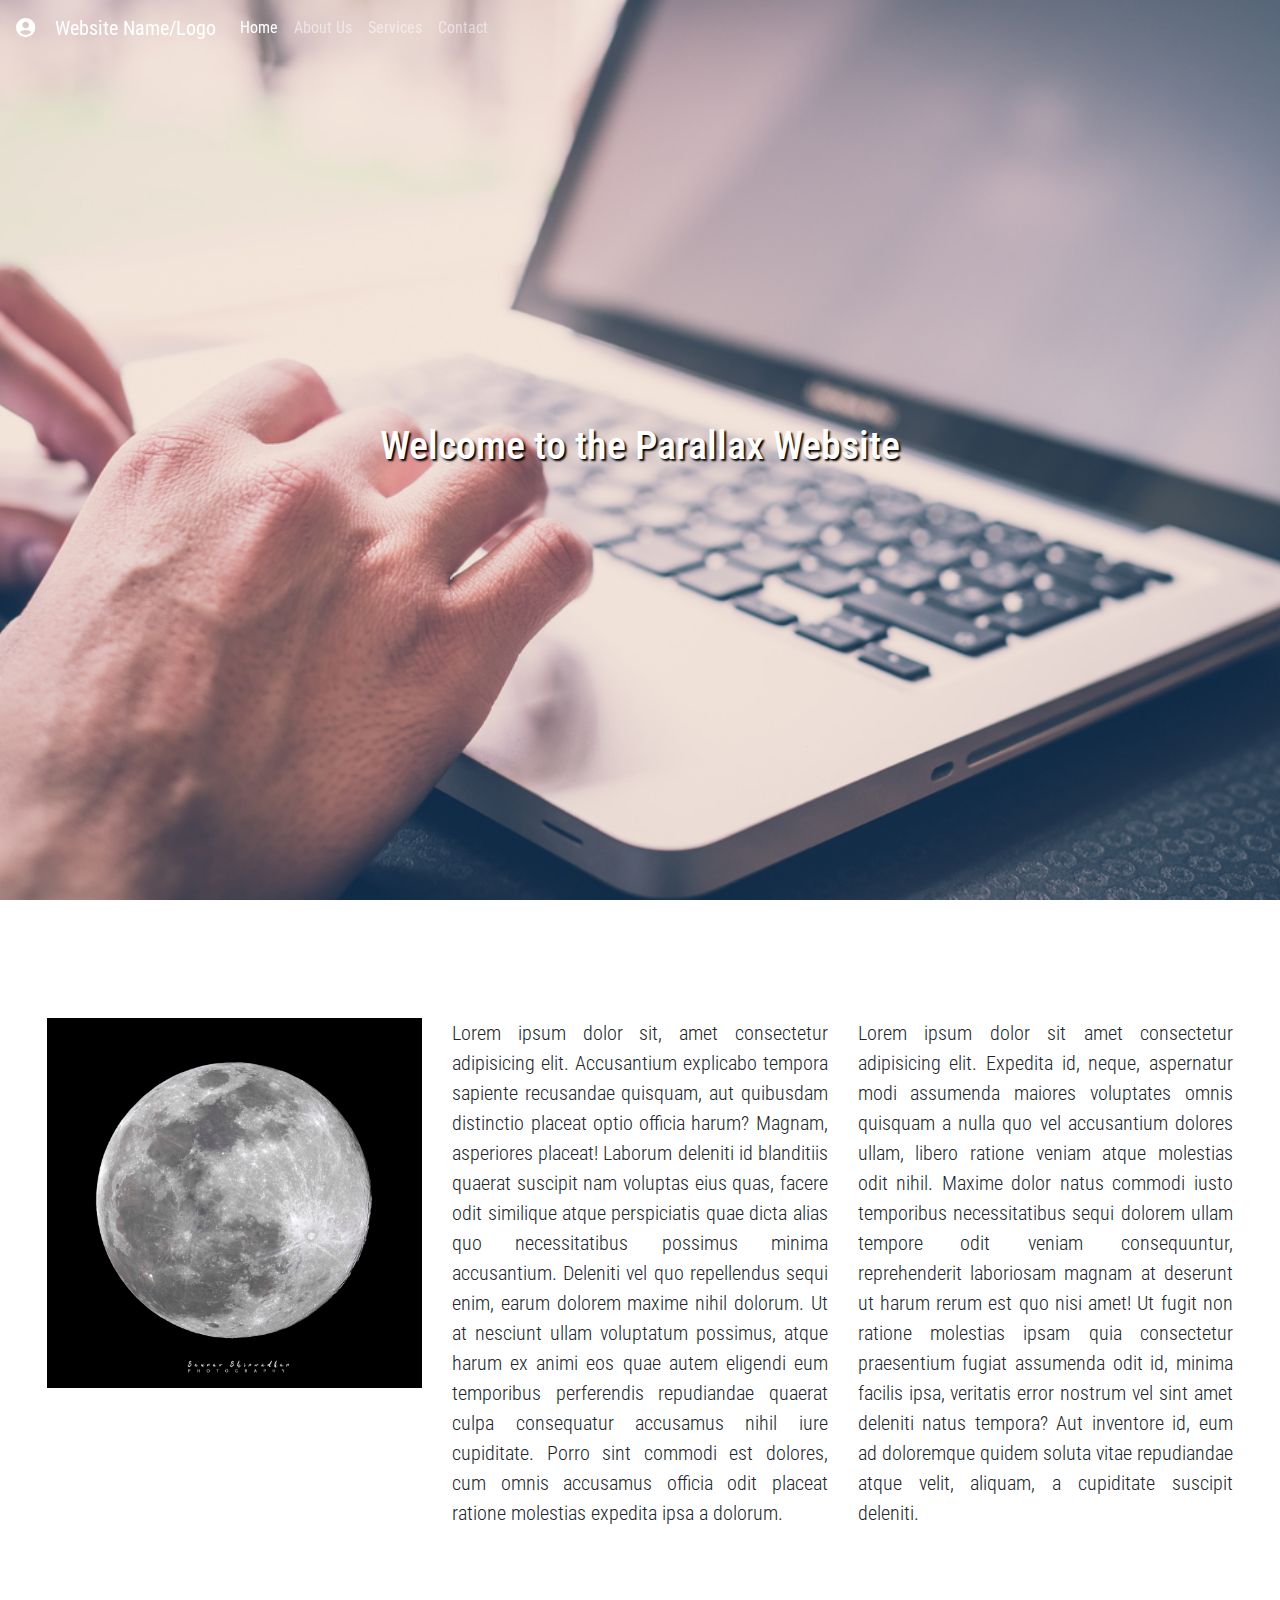
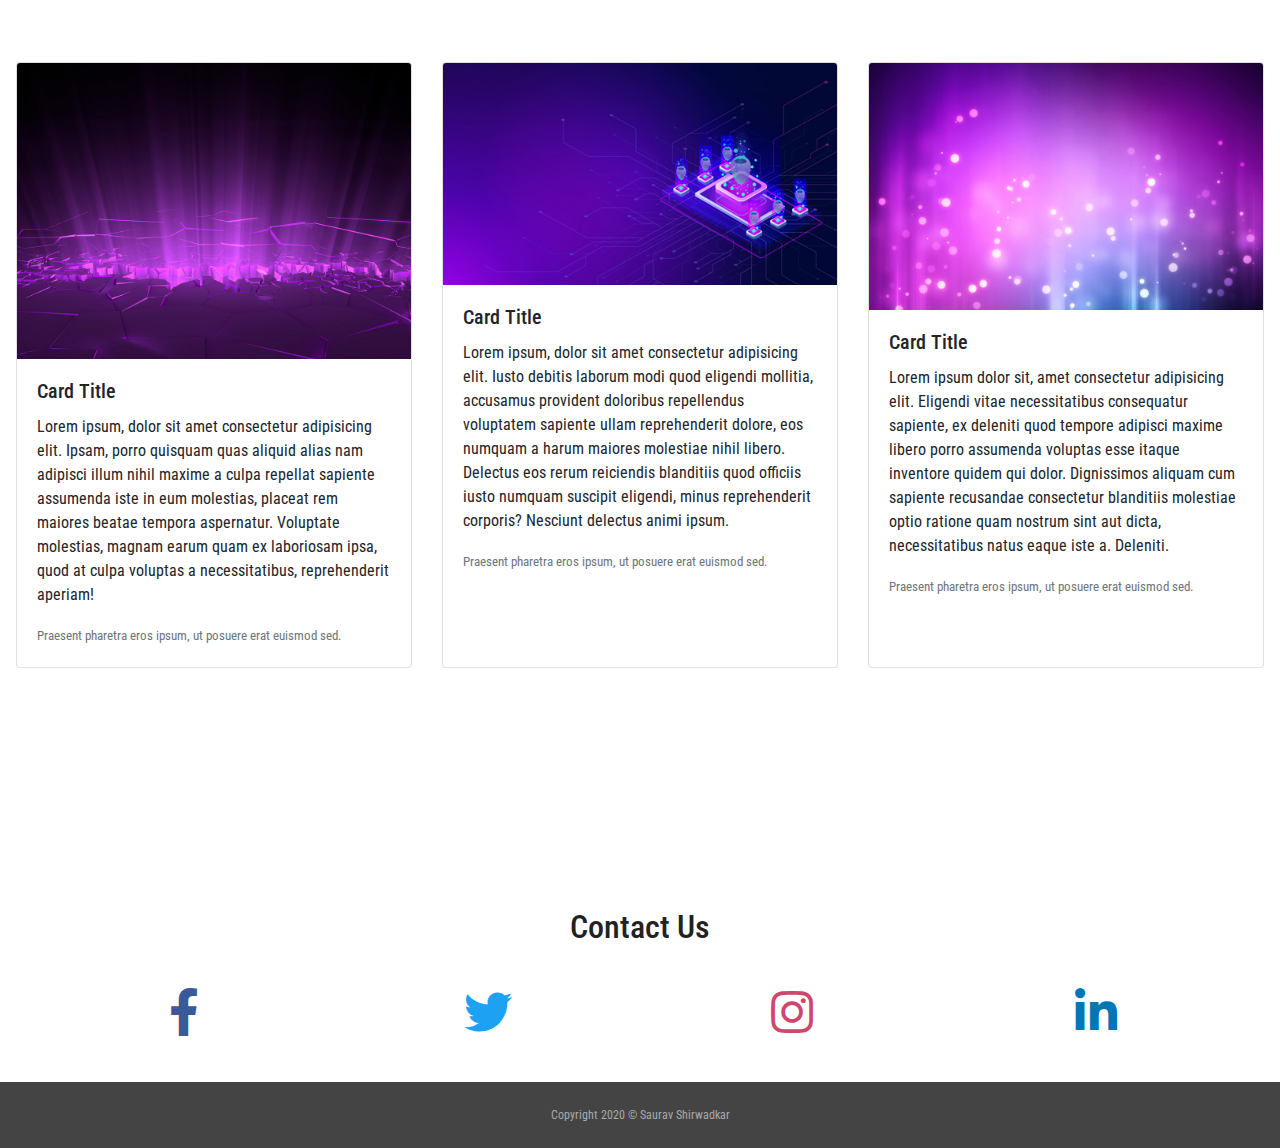
<file: projects/parallax-webpage/parallax-webpage.html>
<!DOCTYPE html>
<html lang="en">
<head>
    <meta charset="UTF-8">
    <meta name="viewport" content="width=device-width, initial-scale=1.0">
    <title>Parallax Web Demo</title>
    <!--Bootstrap CSS CDN link-->
    <link rel="stylesheet" href="https://stackpath.bootstrapcdn.com/bootstrap/4.5.0/css/bootstrap.min.css">
    <link rel="stylesheet" href="https://cdnjs.cloudflare.com/ajax/libs/font-awesome/4.7.0/css/font-awesome.min.css">
    <link href='https://cdnjs.cloudflare.com/ajax/libs/font-awesome/4.0.3/css/font-awesome.css'>
    <link href="//maxcdn.bootstrapcdn.com/font-awesome/4.1.0/css/font-awesome.min.css" rel="stylesheet">
    <link rel="stylesheet" href="https://stackpath.bootstrapcdn.com/font-awesome/4.7.0/css/font-awesome.min.css">
    <link href="https://fonts.googleapis.com/icon?family=Material+Icons" rel="stylesheet"> 
   
   
     <!--Bootstrap JS CDN link-->
    <script src="https://ajax.googleapis.com/ajax/libs/jquery/3.5.1/jquery.min.js"></script>
    <script src="https://stackpath.bootstrapcdn.com/bootstrap/4.5.0/js/bootstrap.min.js"></script>
    <script src="https://stackpath.bootstrapcdn.com/bootstrap/4.5.0/js/bootstrap.bundle.min.js"></script>
    <link rel="stylesheet" type="text/css" href="https://stackpath.bootstrapcdn.com/bootstrap/4.1.0/css/bootstrap.min.css">
    <script src="https://cdnjs.cloudflare.com/ajax/libs/popper.js/1.14.0/umd/popper.min.js"></script>
    <script src="https://stackpath.bootstrapcdn.com/bootstrap/4.1.0/js/bootstrap.min.js"></script>
    <link rel="stylesheet" type="text/css" href="https://stackpath.bootstrapcdn.com/font-awesome/4.7.0/css/font-awesome.min.css">
    <link rel="stylesheet" type="text/css" href="https://use.fontawesome.com/releases/v5.3.1/css/all.css">
    <script src="https://code.jquery.com/jquery-3.3.1.slim.min.js"></script> 
     <!--My CSS file-->
     <link rel="stylesheet" href="parallax-webpage.css"> 

    <!-- <style>
      h1{
        background-color: rgb(0,0,0); 
  background-color: rgba(0,0,0, 0.4);
  color: white;
  font-weight: bold;
  border: 3px solid #f1f1f1;

      }
    </style> -->
   
</head>
<body>
  <div class="container-fluid">
    <nav class="navbar navbar-expand-lg fixed-top navbar-dark bg-dark">
      <span class="navbar-brand mb-0 h1" href="#"><i class="fas fa-user-circle"></i>Website Name/Logo</span>
      <button class="navbar-toggler" type="button" data-toggle="collapse" data-target="#navbarSupportedContent" aria-controls="navbarSupportedContent" aria-expanded="false" aria-label="Toggle navigation">
        <span class="navbar-toggler-icon"></span>
      </button>
       <div class="collapse navbar-collapse" id="navbarSupportedContent">
        <ul class="navbar-nav mr-auto">
        <li class="nav-item active"><a class="nav-link" href="#">Home</a></li>
              <li class="nav-item"><a class="nav-link" href="#">About Us</a></li>
              <li class="nav-item"><a class="nav-link" href="#">Services</a></li>
              <li class="nav-item"><a class="nav-link" href="#">Contact</a></li>
        </ul>
        
        </div>
    </nav>
    </div>
    <!--/Navbar-->
    
    <!--Header-->
    <div id="header" class="header container-fluid">
        <div class="headerText">
          <h1>
            Welcome to the Parallax Website
          </h1>
        </div>
      </div>
    
    <!--/Header--> 
    
    <!--Section One-->
    <div class="container-fluid">
    <div class="padding">
    <h1 class="heading">
    About Us
    </h1>
    <div class="row">
            <div class="col-sm-4">
              <img src="../../assests/images/worm-moon-astro-gallery-6.jpg" class="images" alt="">
            </div>
            <div class="col-sm-4 lead">
              <p>Lorem ipsum dolor sit, amet consectetur adipisicing elit. Accusantium explicabo tempora sapiente recusandae quisquam, aut quibusdam distinctio placeat optio officia harum? Magnam, asperiores placeat! Laborum deleniti id blanditiis quaerat suscipit nam voluptas eius quas, facere odit similique atque perspiciatis quae dicta alias quo necessitatibus possimus minima accusantium. Deleniti vel quo repellendus sequi enim, earum dolorem maxime nihil dolorum. Ut at nesciunt ullam voluptatum possimus, atque harum ex animi eos quae autem eligendi eum temporibus perferendis repudiandae quaerat culpa consequatur accusamus nihil iure cupiditate. Porro sint commodi est dolores, cum omnis accusamus officia odit placeat ratione molestias expedita ipsa a dolorum.</p>
            </div>
            <div class="col-sm-4 lead">
              <p>Lorem ipsum dolor sit amet consectetur adipisicing elit. Expedita id, neque, aspernatur modi assumenda maiores voluptates omnis quisquam a nulla quo vel accusantium dolores ullam, libero ratione veniam atque molestias odit nihil. Maxime dolor natus commodi iusto temporibus necessitatibus sequi dolorem ullam tempore odit veniam consequuntur, reprehenderit laboriosam magnam at deserunt ut harum rerum est quo nisi amet! Ut fugit non ratione molestias ipsam quia consectetur praesentium fugiat assumenda odit id, minima facilis ipsa, veritatis error nostrum vel sint amet deleniti natus tempora? Aut inventore id, eum ad doloremque quidem soluta vitae repudiandae atque velit, aliquam, a cupiditate suscipit deleniti.</p>
            </div>
          </div>
    
    </div>
    
    </div>
    
    <!--/Section One-->
    
    <!--Section Two-->
    <div class="container-fluid" id="sectionTwo">
    <h2 class="heading">
    Services Offered
    </h2>
    
    
    <!--Cards-->
          <div class="card-deck">
            <div class="card">
              <img class="card-img-top" alt="" src="../../assests/images/project-bg1.jpg" alt="Card image cap">
              <div class="card-body">
                <h5 class="card-title">Card Title</h5>
                <p class="card-text">Lorem ipsum, dolor sit amet consectetur adipisicing elit. Ipsam, porro quisquam quas aliquid alias nam adipisci illum nihil maxime a culpa repellat sapiente assumenda iste in eum molestias, placeat rem maiores beatae tempora aspernatur. Voluptate molestias, magnam earum quam ex laboriosam ipsa, quod at culpa voluptas a necessitatibus, reprehenderit aperiam!
                </p>
                <p class="card-text"><small class="text-muted">Praesent pharetra eros ipsum, ut posuere erat euismod sed.</small></p>
              </div>
            </div>
            <div class="card">
              <img class="card-img-top" alt="" src="../../assests/images/project-bg-2.jpg" alt="Card image cap">
              <div class="card-body">
                <h5 class="card-title">Card Title</h5>
                <p class="card-text">Lorem ipsum, dolor sit amet consectetur adipisicing elit. Iusto debitis laborum modi quod eligendi mollitia, accusamus provident doloribus repellendus voluptatem sapiente ullam reprehenderit dolore, eos numquam a harum maiores molestiae nihil libero. Delectus eos rerum reiciendis blanditiis quod officiis iusto numquam suscipit eligendi, minus reprehenderit corporis? Nesciunt delectus animi ipsum.
                </p>
                <p class="card-text"><small class="text-muted">Praesent pharetra eros ipsum, ut posuere erat euismod sed.</small></p>
              </div>
            </div>
            <div class="card">
              <img class="card-img-top" alt="" src="../../assests/images/project-bg-3.jpg" alt="Card image cap">
              <div class="card-body">
                <h5 class="card-title">Card Title</h5>
                <p class="card-text">Lorem ipsum dolor sit, amet consectetur adipisicing elit. Eligendi vitae necessitatibus consequatur sapiente, ex deleniti quod tempore adipisci maxime libero porro assumenda voluptas esse itaque inventore quidem qui dolor. Dignissimos aliquam cum sapiente recusandae consectetur blanditiis molestiae optio ratione quam nostrum sint aut dicta, necessitatibus natus eaque iste a. Deleniti.
                </p>
                <p class="card-text"><small class="text-muted">Praesent pharetra eros ipsum, ut posuere erat euismod sed.</small></p>
              </div>
            </div>
          </div>
          <!--/Cards-->
    
    </div>
    
    <!--/Section Two-->
    
    <!--Contact Section--> 
    <div class="container-fluid">
        <div class="padding">
          <h2 class="headingDark">Contact Us</h2>
          <div class="row text-center contactUs">
            <div class="col-sm-3">
              <i class="fab fa-facebook-f"></i>
            </div>
            <div class="col-sm-3 col-md-3">
              <i class="fab fa-twitter"></i>
            </div>
            <div class="col-sm-3 col-md-3">
              <i class="fab fa-instagram"></i>
            </div>
            <div class="col-sm-3 col-md-3">
              <i class="fab fa-linkedin-in"></i>
            </div>
          </div>
        </div>
      </div>
    
    <!--/Contact Section-->
    
    <!--Footer-->
     <footer>
        <div class="container-fluid footer">
          <p class="text mb-0">
            Copyright 2020 © Saurav Shirwadkar
          </p>
        </div>
      </footer>
    <!--/Footer-->
  <!-- <nav class="navbar fixed-top navbar-light navbar-expand-lg navbar-template bg-light">
    <div class="container">
     <a class="navbar-brand" href="../../index.html"><img src="../../assests/logo/web-logo.png" class="img-fluid" width="200" ></a>
     <div class="d-flex flex-row order-2 order-lg-3">
         
         <button class="navbar-toggler" type="button" data-toggle="collapse" data-target="#navbarNavDropdown">
             <span class="navbar-toggler-icon"></span>
         </button>
     </div>
     <div class="collapse navbar-collapse order-3 order-lg-2" id="navbarNavDropdown">
         <ul class="navbar-nav ml-auto">
             <li class="nav-item"><a class="nav-link main " href="#">About Me</a></li>
             <li class="nav-item"><a class="nav-link main" href="#projects">Projects</a></li>
             <li class="nav-item"><a class="nav-link main" href="#gallery">Gallery</a></li>
             <li class="nav-item"><a class="nav-link main" href="#contact">Contact</a></li>
             <ul class="navbar-nav flex-row">
               <li class="nav-item"><a class="nav-link px-1" href="#"><span class="fa fa-linkedin"></span></a></li>
               <li class="nav-item"><a class="nav-link px-1" href="mailto: saurav.shirwadkar@gmail.com"><span class="fa fa-envelope" ></span></a></li>
               <li class="nav-item"><a class="nav-link px-1" href="#"><span class="fa fa-instagram" ></span></a></li> 
               <li class="nav-item"><a class="nav-link px-1" href="#"><span class="fa fa-facebook" ></span></a></li>
               <li class="nav-item"><a class="nav-link px-1" href="#"><span class="fa fa-twitter"></span></a></li>
             </ul>
         </ul>
     </div>
    </div>
   </nav>




  <div class="">
     <div class="parallax p-1 card-img-top img-thumbnail img-fluid">
        <h1 class="lead container-fluid col-lg-6 col-md-6 col-sm-3 border p-5">My Astrophotography Collection!</h1> 
      </div>
      
      <div class="parallax p-2 card-img-top img-thumbnail img-fluid">
        <h1 class="lead container-fluid col-lg-6 col-md-6 col-sm-3 border p-5">C/2020 F3(Neowise).</h1> 
      </div>
      
      <div class="parallax p-3 card-img-top img-thumbnail img-fluid">
        <h1 class="lead container-fluid col-lg-6 col-md-6 col-sm-3 border p-5">Annular Solar Eclipse.<br>Captured on 26th December 2019.<br>Location: Ooty, Tamil Nadu, India.</h1> 
      </div>

      <div class="parallax p-4 card-img-top img-thumbnail img-fluid">
        <h1 class="lead container-fluid col-lg-6 col-md-6 col-sm-3 border p-5">END</h1> 
      </div>

     
    </div>
     -->
</body>
</html>
</file>
<file: css/my.css>
html {
    scroll-behavior: smooth;
  }

body{
    background-color: #242424;
    color: white;
  }

  @media(max-width: 480px){
    .resp_heading{
      font-size: 30px;
    }

    .resp_text{
      font-size: 16px;
    }


    .intro-text{
      font-size: 18px;
    }

    .resp_img{
      height: 210px;
      width: 200px;
    }

    .resp_img_coder_img{
      height: 200px;
      width: 230px;
    }

    .resp_logo{
      width: 180px;
    }
  }

  @media(min-width:480px){
    .img-dimensions{
      height: 290px;
      width: 280px;
    }
  }

  .h-divider {
    margin: auto;
    margin-top: 80px;
    margin-bottom: 80px;
    width: 80%;
    position: relative;
  }
  
  .h-divider .shadow {
    overflow: hidden;
    height: 10px;
  }
  
  .h-divider .shadow:after {
    content: '';
    display: block;
    margin: -25px auto 0;
    width: 100%;
    height: 25px;
    border-radius: 125px/12px;
    box-shadow: 0 0 8px white;
  }
  

  

  /*Project*/ 
 .project{
  border: none;
  background: red;
  color: #fff;
  padding: 10px;
  font-size: 16px;
  border-radius: 5px;
  position: relative;
  box-sizing: border-box;
  transition: all 500ms ease; 
 } 

 .project:hover{
  color: white;
  border: #ff7a59 solid 1px;
  background:green;

 }
 /*My adventure*/
 .adventure{
  border: none;
  background: darkgray;
  color: black;
  padding: 10px;
  font-size: 16px;
  border-radius: 5px;
  position: relative;
  box-sizing: border-box;
  transition: all 500ms ease; 
 } 

 .adventure:hover{
  color: black;
  border: #fff solid 1px;
  background:lightgray;

 }

 .parallax1 {
    /* The image used */
    background-image: url("../assests/images/parallax.jpg");
  
    /* Set a specific height */
   
    /* Create the parallax scrolling effect */
    background-attachment: fixed;
    background-position: center;
    background-repeat: no-repeat;
    background-size: cover;
  }

 

/*Social media icons*/
  .fa {
padding: 6px;
font-size: 21px;
width: 33px;
height: 33px;
border-radius: 50%;
text-align: center;
text-decoration: none;

}

.fa:hover {
opacity: 1
}


/* Github */
.fa-github {
background: black;
color: white;
}

.fa-github:hover{
  color: white;
  background:#2f2f36;
  font-size: 23px;
  width: 35px;
  height: 35px;
}


/* Twitter */
.fa-twitter {
background: #55ACEE;
color: white;
}

.fa-twitter:hover{
  color: white;
  background: #66b3ff;
  font-size: 23px;
  width: 35px;
  height: 35px;
}

/* Instagram */
.fa-instagram{
background: #8a3ab9;
color: white;
}

.fa-instagram:hover{
  color: white;
  background:#c61aff;
  font-size: 23px;
  width: 35px;
  height: 35px;
}

/* Gmail */
.fa-envelope{
background: #D44638;
color: white;
} 

.fa-envelope:hover{
  color: white;
  background:#B23121;
  font-size: 23px;
  width: 35px;
  height: 35px;
}

/*LinkedIn*/
.fa-linkedin{
background: #0e76a8;
color: white;
}

.fa-linkedin:hover{
  color: white;
  background: #2867B2;
  font-size: 23px;
  width: 35px;
  height: 35px;
}
  
.margin {margin-bottom: 45px;}

.gallery {
    -webkit-column-count: 3;
    -moz-column-count: 3;
    column-count: 3;
    -webkit-column-width: 33%;
    -moz-column-width: 33%;
    column-width: 33%; }
    .gallery .pics {
    -webkit-transition: all 350ms ease;
    transition: all 350ms ease; }
    .gallery .animation {
    -webkit-transform: scale(1);
    -ms-transform: scale(1);
    transform: scale(1); }
    
    @media (max-width: 650px) {
    .gallery {
    -webkit-column-count: 1;
    -moz-column-count: 1;
    column-count: 1;
    -webkit-column-width: 100%;
    -moz-column-width: 100%;
    column-width: 100%;
    }
    }
</file>
<file: projects/form-validation/form-validation.css>
body{
    font-family: Arial, Helvetica, sans-serif;
    background-color: black;
  }
  
  * {
    box-sizing: border-box;
  }
  
  
  /* Full-width input fields */
  input[type=text], input[type=password], input[type=number],  input[type=tel], input[type=email] {
    width: 100%;
    padding: 15px;
    margin: 5px 0 22px 0;
    display: inline-block;
    border: none;
    background: #f1f1f1;
  }
  
  input[type=text]:focus, input[type=password]:focus, input[type=email]:focus, input[type=number]:focus, input[type=tel]:focus {
    background-color: #ddd;
    outline: none;
  }
  
  /* Overwrite default styles of hr */
  hr {
    border: 1px solid #f1f1f1;
    margin-bottom: 25px;
  }
  
  /* Set a style for the submit button */
  .registerbtn {
    background-color: #4CAF50;
    color: white;
    padding: 16px 20px;
    margin: 8px 0;
    border: none;
    cursor: pointer;
    width: 100%;
    opacity: 0.9;
  }
  
  .registerbtn:hover {
    opacity: 1;
  }
  
  /* Add a blue text color to links */
  a {
    color: dodgerblue;
  }
  
  /* Set a grey background color and center the text of the "sign in" section */
  .signin {
    background-color: #f1f1f1;
    text-align: center;
  }
  
  select[type=role], select[type=project], select[type=rights]{
      background: #f1f1f1;
  }
  
  label{
      color: orange;
  }

  .dropdown-submenu {
    position: relative;
}

.dropdown-submenu>.dropdown-menu {
    top: 0;
    left: 100%;
    margin-top: -6px;
    margin-left: -1px;
    -webkit-border-radius: 0 6px 6px 6px;
    -moz-border-radius: 0 6px 6px;
    border-radius: 0 6px 6px 6px;
}

.dropdown-submenu:hover>.dropdown-menu {
    display: block;
}

.dropdown-submenu>a:after {
    display: block;
    content: " ";
    float: right;
    width: 0;
    height: 0;
    border-color: transparent;
    border-style: solid;
    border-width: 5px 0 5px 5px;
    border-left-color: #ccc;
    margin-top: 5px;
    margin-right: -10px;
}

.dropdown-submenu:hover>a:after {
    border-left-color: #fff;
}

.dropdown-submenu.pull-left {
    float: none;
}

.dropdown-submenu.pull-left>.dropdown-menu {
    left: -100%;
    margin-left: 10px;
    -webkit-border-radius: 6px 0 6px 6px;
    -moz-border-radius: 6px 0 6px 6px;
    border-radius: 6px 0 6px 6px;
}
</file>
<file: projects/parallax-webpage/parallax-webpage.css>
@import url("https://fonts.googleapis.com/css?family=Roboto+Condensed");

body {
  font-family: 'Roboto Condensed';
}

.fa-user-circle {
	padding-right: 1em;
}

.navbar-brand {
	font-weight: normal;
}

.bg-dark {
  background-color: transparent !important;
}

#header {
  background: url("../../assests/images/project-bg-4.jpg")
    no-repeat center center fixed;
  display: table;
  height: 100vh;
  width: 100%;
  -webkit-background-size: cover;
  -moz-background-size: cover;
  -o-background-size: cover;
  background-size: cover;
}

.headerText {
  display: table-cell;
  text-align: center;
  vertical-align: middle;
  color: #fff;
  text-shadow: 2px 2px 2px black;
}

.padding {
  padding: 2em;
  text-align: justify;
}

.heading {
  text-align: center;
  padding-bottom: .75em;
  color: #fff;
}

.headingDark {
  text-align: center;
  padding-bottom: .75em;
  color: #222;
}

.images {
  max-width: 100%;
}


#sectionTwo {
  background: url("../../assests/images/project-bg-3.jpg")
    no-repeat center center fixed;
  display: table;
  padding: 1em;
  height: 100vh;
  width: 100%;
  -webkit-background-size: cover;
  -moz-background-size: cover;
  -o-background-size: cover;
  background-size: cover;
}

.contactUs {
  font-size: 3em;
}

.fa-facebook-f {
  color: #3b5998;
}

.fa-facebook-f:hover {
  color: #ccc;
}

.fa-twitter {
  color: #1da1f2;
}

.fa-twitter:hover {
  color: #ccc;
}

.fa-instagram {
  color: #cd486b;
}

.fa-instagram:hover {
  color: #ccc;
}

.fa-linkedin-in {
  color: #0077b5;
}

.fa-linkedin-in:hover {
  color: #ccc;
}

.text {
  color: #aaa;
  text-align: center;
  font-size: 0.75em;
  padding: 2em;
}

footer {
  background-color: #444;
  margin-bottom: 0 !important;
}



/*Media Queries*/
@media (max-width: 768px) {
  .head-text h1 {
    font-size: 200%;
  }
 
}
/* @import url('https://fonts.googleapis.com/css2?family=Roboto:wght@400;700;900&display=swap');

body {
  margin: 0;
  padding: 0;
}

.parallax {
  display: flex;
  justify-content: center;
  align-items: center;
  text-align: center;
  width: 100%;
  background-attachment: fixed;
  background-position: center center;
  background-repeat: no-repeat;
  background-size: cover;
  color: #fff;
}




.p-1{
  background-image: linear-gradient(rgba(0,0,0,.4), rgba(0,0,0,.4)), url(../../assests/images/coorg-astro-self-gallery-3.jpg);
}

.p-2 {
  background-image: linear-gradient(rgba(0,0,0,.4), rgba(0,0,0,.4)), url(../../assests/images/neowise.jpg);

}

.p-3 {
  background-image: linear-gradient(rgba(0,0,0,.4), rgba(0,0,0,.4)), url(../../assests/images/eclipse-collage.jpg);
}

.p-4{
  background-image: linear-gradient(rgba(0,0,0,.4), rgba(0,0,0,.4)), url(../../assests/images/moon-crescent.jpg);
} 



 */
</file>
